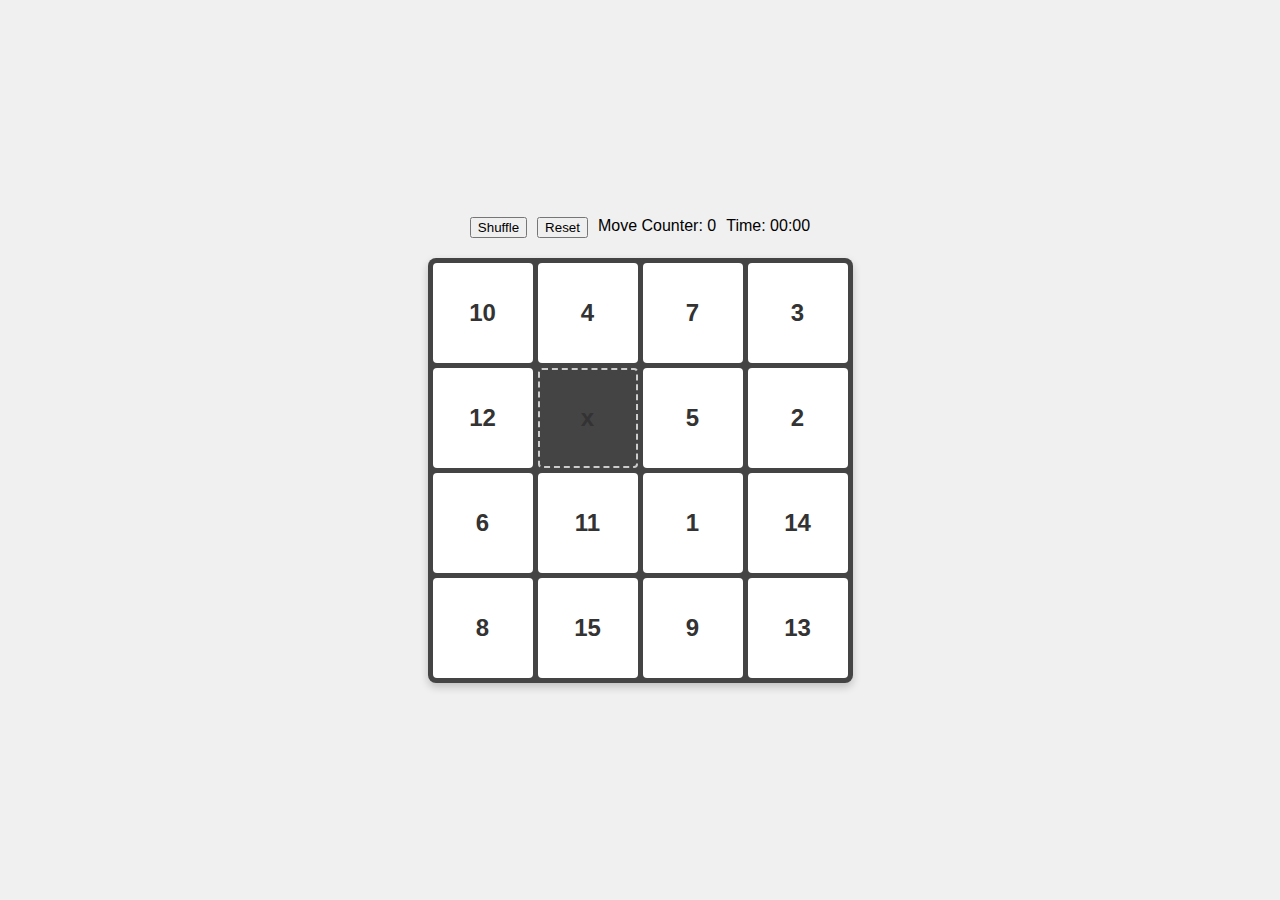
<file: index.html>
<!DOCTYPE html>
<html lang="en">
<head>
    <meta charset="UTF-8">
    <meta name="viewport" content="width=device-width, initial-scale=1.0">
    <title>15 Puzzle</title>
    <!-- <style>
        body {
            display: flex;
            justify-content: center;
            align-items: center;
            height: 100vh;
            margin: 0;
            background-color: #f0f0f0;
            font-family: Arial, sans-serif;
        }
        .grid {
            display: grid;
            grid-template-columns: repeat(4, 100px);
            grid-template-rows: repeat(4, 100px);
            gap: 5px;
            padding: 5px;
            background-color: #444;
            border-radius: 8px;
            box-shadow: 0 4px 8px rgba(0,0,0,0.2);
        }
        .cell {
            background-color: #fff;
            display: flex;
            align-items: center;
            justify-content: center;
            font-size: 24px;
            font-weight: bold;
            color: #333;
            border-radius: 4px;
            transition: background-color 0.3s ease;
        }
        .cell:hover {
            background-color: #eaeaea;
        }
        .cell.empty {
            background-color: transparent;
            border: 2px dashed #ccc;
        }
    </style> -->
    <link rel="stylesheet" type="text/css" href="index.css">
</head>
<body>
    <div class="controls">
        <button id="shuffleButton">Shuffle</button>
        <button id="resetButton">Reset</button>
        <div>Move Counter: <span id="moveCounter">0</span></div>
        <div>Time: <span id="timer">00:00</span></div>
    </div>
    
    <div class="grid">
        <div class="cell"></div>
        <div class="cell"></div>
        <div class="cell"></div>
        <div class="cell"></div>
        <div class="cell"></div>
        <div class="cell"></div>
        <div class="cell"></div>
        <div class="cell"></div>
        <div class="cell"></div>
        <div class="cell"></div>
        <div class="cell"></div>
        <div class="cell"></div>
        <div class="cell"></div>
        <div class="cell"></div>
        <div class="cell"></div>
        <div class="cell"></div>
    </div>
    <script src="index.js"></script>
</body>
</html>
</file>
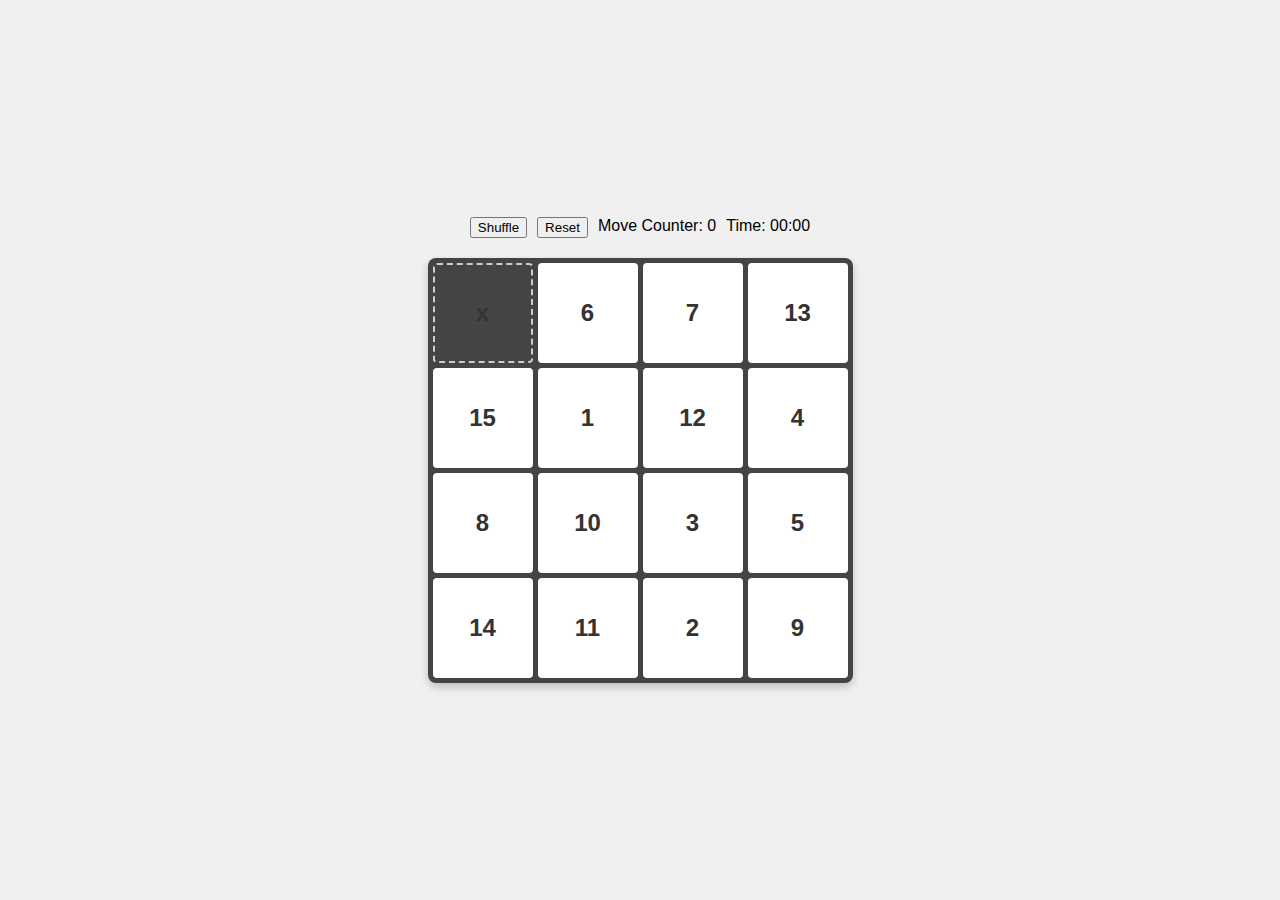
<file: main.html>
<!DOCTYPE html>
<html lang="en">
<head>
    <meta charset="UTF-8">
    <meta name="viewport" content="width=device-width, initial-scale=1.0">
    <title>15 Puzzle</title>
    <!-- <style>
        body {
            display: flex;
            justify-content: center;
            align-items: center;
            height: 100vh;
            margin: 0;
            background-color: #f0f0f0;
            font-family: Arial, sans-serif;
        }
        .grid {
            display: grid;
            grid-template-columns: repeat(4, 100px);
            grid-template-rows: repeat(4, 100px);
            gap: 5px;
            padding: 5px;
            background-color: #444;
            border-radius: 8px;
            box-shadow: 0 4px 8px rgba(0,0,0,0.2);
        }
        .cell {
            background-color: #fff;
            display: flex;
            align-items: center;
            justify-content: center;
            font-size: 24px;
            font-weight: bold;
            color: #333;
            border-radius: 4px;
            transition: background-color 0.3s ease;
        }
        .cell:hover {
            background-color: #eaeaea;
        }
        .cell.empty {
            background-color: transparent;
            border: 2px dashed #ccc;
        }
    </style> -->
    <link rel="stylesheet" type="text/css" href="main.css">
</head>
<body>
    <div class="controls">
        <button id="shuffleButton">Shuffle</button>
        <button id="resetButton">Reset</button>
        <div>Move Counter: <span id="moveCounter">0</span></div>
        <div>Time: <span id="timer">00:00</span></div>
    </div>
    
    <div class="grid">
        <div class="cell"></div>
        <div class="cell"></div>
        <div class="cell"></div>
        <div class="cell"></div>
        <div class="cell"></div>
        <div class="cell"></div>
        <div class="cell"></div>
        <div class="cell"></div>
        <div class="cell"></div>
        <div class="cell"></div>
        <div class="cell"></div>
        <div class="cell"></div>
        <div class="cell"></div>
        <div class="cell"></div>
        <div class="cell"></div>
        <div class="cell"></div>
    </div>
    <script src="main.js"></script>
</body>
</html>
</file>
<file: index.css>
body {
    display: flex;
    flex-direction: column; /* Aligns children (controls and grid) in a column */
    justify-content: center;
    align-items: center;
    height: 100vh;
    margin: 0;
    background-color: #f0f0f0;
    font-family: Arial, sans-serif;
}

.controls {
    margin-bottom: 20px; /* Adds some space between the controls and the grid */
    display: flex;
    flex-wrap: wrap; /* Allows controls to wrap if needed */
    justify-content: center; /* Centers controls horizontally */
    gap: 10px; /* Adds space between individual control elements */
}

.grid {
    display: grid;
    grid-template-columns: repeat(4, 100px);
    grid-template-rows: repeat(4, 100px);
    gap: 5px;
    padding: 5px;
    background-color: #444;
    border-radius: 8px;
    box-shadow: 0 4px 8px rgba(0,0,0,0.2);
}

.cell {
    background-color: #fff;
    display: flex;
    align-items: center;
    justify-content: center;
    font-size: 24px;
    font-weight: bold;
    color: #333;
    border-radius: 4px;
    transition: background-color 0.3s ease;
}

.cell:hover {
    background-color: #eaeaea;
}

.cell.correct {
    background-color: #4caf50;
    color: #fff;
}

.cell.empty {
    background-color: transparent;
    border: 2px dashed #ccc;
}
</file>
<file: main.css>
body {
    display: flex;
    flex-direction: column; /* Aligns children (controls and grid) in a column */
    justify-content: center;
    align-items: center;
    height: 100vh;
    margin: 0;
    background-color: #f0f0f0;
    font-family: Arial, sans-serif;
}

.controls {
    margin-bottom: 20px; /* Adds some space between the controls and the grid */
    display: flex;
    flex-wrap: wrap; /* Allows controls to wrap if needed */
    justify-content: center; /* Centers controls horizontally */
    gap: 10px; /* Adds space between individual control elements */
}

.grid {
    display: grid;
    grid-template-columns: repeat(4, 100px);
    grid-template-rows: repeat(4, 100px);
    gap: 5px;
    padding: 5px;
    background-color: #444;
    border-radius: 8px;
    box-shadow: 0 4px 8px rgba(0,0,0,0.2);
}

.cell {
    background-color: #fff;
    display: flex;
    align-items: center;
    justify-content: center;
    font-size: 24px;
    font-weight: bold;
    color: #333;
    border-radius: 4px;
    transition: background-color 0.3s ease;
}

.cell:hover {
    background-color: #eaeaea;
}

.cell.correct {
    background-color: #4caf50;
    color: #fff;
}

.cell.empty {
    background-color: transparent;
    border: 2px dashed #ccc;
}
</file>
